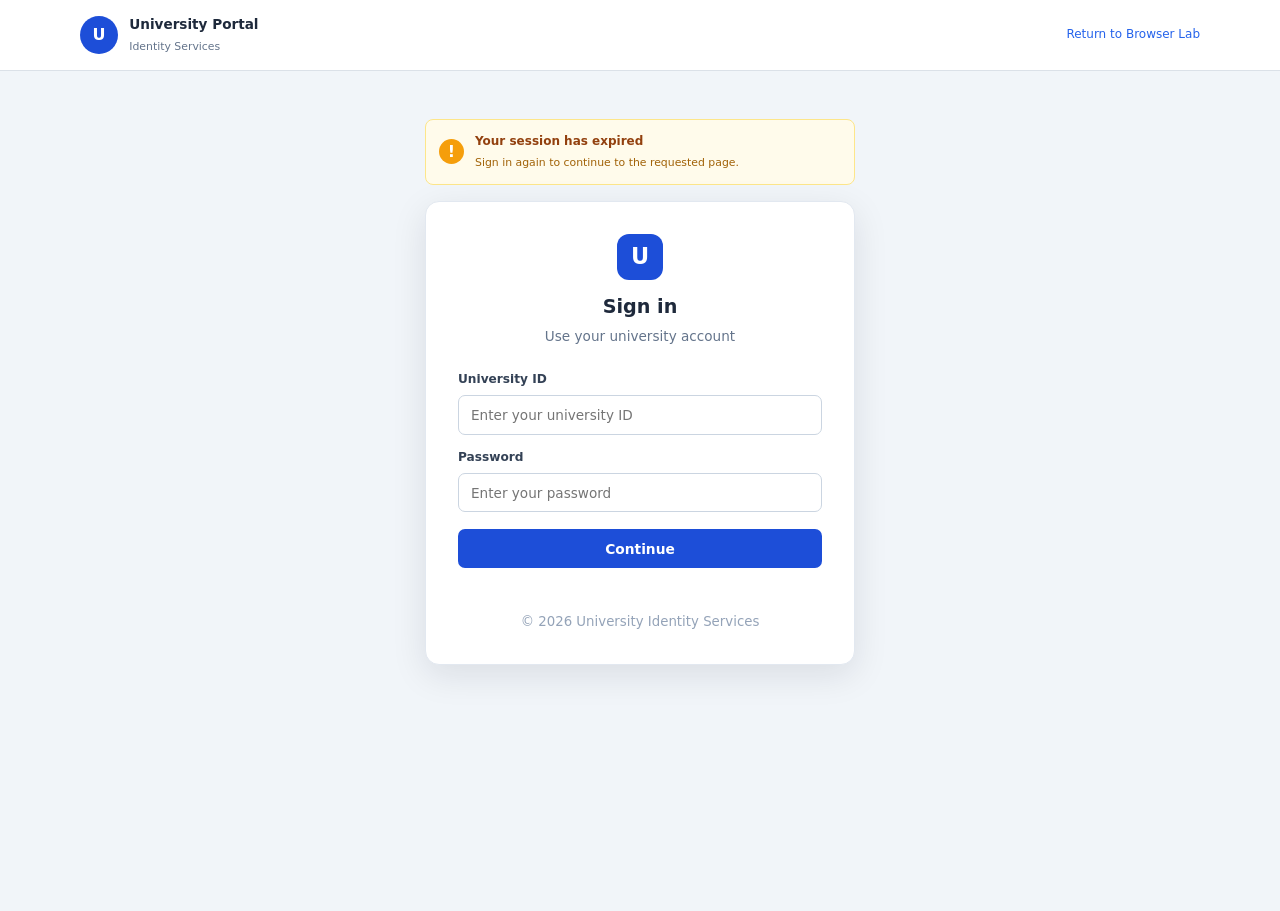
<file: templates/sim_login.html>
<!doctype html>
<html lang="en">
<head>
  <meta charset="UTF-8"/>
  <meta name="viewport" content="width=device-width, initial-scale=1.0"/>
  <title>University Account · Session expired</title>
  <link rel="stylesheet" href="/static/css/style.css"/>
</head>
<body class="login-redirect-body">
  <header class="login-redirect-header"><span>U</span><div><b>University Portal</b><small>Identity Services</small></div><a href="/lab/2">Return to Browser Lab</a></header>
  <main class="login-redirect-main">
    <div class="login-session-alert"><span>!</span><div><b>Your session has expired</b><small>Sign in again to continue to the requested page.</small></div></div>
    <section class="mock-login-card">
      <div class="mock-login-mark">U</div>
      <h2>Sign in</h2>
      <p>Use your university account</p>
      <form class="mock-login-form" onsubmit="finishLocalLogin(event)">
        <label>University ID<input name="demo-user" type="text" autocomplete="off" placeholder="Enter your university ID"/></label>
        <label>Password<input name="demo-password" type="password" autocomplete="new-password" placeholder="Enter your password"/></label>
        <button type="submit">Continue</button>
        <div class="mock-login-status" id="loginStatus" aria-live="polite"></div>
      </form>
      <small class="mock-login-footer">© 2026 University Identity Services</small>
    </section>
  </main>
  <script>
    function finishLocalLogin(event){
      event.preventDefault();
      event.currentTarget.reset();
      document.getElementById('loginStatus').textContent = 'Session could not be verified.';
    }
  </script>
</body>
</html>
</file>
<file: static/css/style.css>
/* ═══════════════════════════════════════════════════════════
   SE-Labs — Social Engineering Labs Stylesheet
   Matching MethodLab Dark Cyber Theme
   ═══════════════════════════════════════════════════════════ */

:root {
  --bg-base:       #0b0e17;
  --bg-surface:    #111827;
  --bg-card:       #1a2236;
  --bg-card-2:     #1e2a42;
  --bg-input:      #141c2e;
  --accent-cyan:   #00d4ff;
  --accent-purple: #a855f7;
  --accent-green:  #22c55e;
  --accent-red:    #ef4444;
  --accent-amber:  #f59e0b;
  --accent-blue:   #3b82f6;
  --text-primary:  #f1f5f9;
  --text-secondary:#94a3b8;
  --text-dim:      #64748b;
  --text-code:     #7dd3fc;
  --border:        rgba(255,255,255,0.08);
  --border-accent: rgba(0,212,255,0.25);
  --radius-sm: 6px;
  --radius:    12px;
  --radius-lg: 20px;
  --radius-xl: 28px;
  --shadow-card: 0 4px 24px rgba(0,0,0,0.45);
  --shadow-glow: 0 0 40px rgba(0,212,255,0.12);
  --font-body: 'Inter', system-ui, sans-serif;
  --font-mono: 'JetBrains Mono', 'Fira Code', monospace;
  --transition: 0.2s ease;
}

*, *::before, *::after { box-sizing: border-box; margin: 0; padding: 0; }
html { scroll-behavior: smooth; }
body {
  font-family: var(--font-body);
  background: var(--bg-base);
  color: var(--text-primary);
  min-height: 100vh;
  line-height: 1.6;
}
a { color: var(--accent-cyan); text-decoration: none; }
a:hover { text-decoration: underline; }
code, pre { font-family: var(--font-mono); font-size: 0.85em; }
::-webkit-scrollbar { width: 6px; height: 6px; }
::-webkit-scrollbar-track { background: var(--bg-surface); }
::-webkit-scrollbar-thumb { background: var(--bg-card-2); border-radius: 3px; }

/* ─── NAVBAR ─────────────────────────────────────────────── */
.navbar {
  position: sticky; top: 0; z-index: 100;
  display: flex; align-items: center; gap: 1.25rem;
  padding: 0.9rem 2rem;
  background: rgba(11,14,23,0.85);
  backdrop-filter: blur(16px);
  border-bottom: 1px solid var(--border);
}
.nav-brand { display: flex; align-items: center; gap: 0.5rem; flex-shrink: 0; }
.brand-icon { font-size: 1.3rem; }
.brand-name { font-size: 1.25rem; font-weight: 800; letter-spacing: -0.5px; }
.brand-accent { color: var(--accent-cyan); }
.nav-links { display: flex; align-items: center; gap: 0.15rem; flex: 1; flex-wrap: nowrap; min-width: 0; }
.nav-link {
  padding: 0.4rem 0.72rem; border-radius: var(--radius-sm);
  font-size: 0.84rem; font-weight: 500; color: var(--text-secondary); white-space: nowrap;
  transition: all var(--transition);
}
.nav-link:hover, .nav-link.active { color: var(--text-primary); background: rgba(255,255,255,0.07); text-decoration: none; }
.nav-link.active { color: var(--accent-cyan); }
.nav-toggle { display: none; width: 42px; height: 42px; flex: 0 0 auto; padding: 9px; border: 1px solid var(--border); border-radius: 10px; background: var(--bg-card); cursor: pointer; }
.nav-toggle span { display: block; width: 21px; height: 2px; margin: 4px auto; border-radius: 3px; background: var(--text-primary); transition: transform var(--transition), opacity var(--transition); }
.nav-toggle:focus-visible { outline: 2px solid var(--accent-cyan); outline-offset: 2px; }
.nav-open .nav-toggle span:first-child { transform: translateY(6px) rotate(45deg); }
.nav-open .nav-toggle span:nth-child(2) { opacity: 0; }
.nav-open .nav-toggle span:last-child { transform: translateY(-6px) rotate(-45deg); }
.badge {
  font-size: 0.68rem; font-weight: 700; padding: 2px 8px;
  border-radius: 100px; text-transform: uppercase; letter-spacing: 0.5px;
}
.badge-edu { background: rgba(0,212,255,0.15); color: var(--accent-cyan); border: 1px solid rgba(0,212,255,0.3); }

/* ─── BUTTONS ─────────────────────────────────────────────── */
.btn {
  display: inline-flex; align-items: center; gap: 0.5rem;
  padding: 0.55rem 1.2rem; border-radius: var(--radius);
  font-family: var(--font-body); font-size: 0.9rem; font-weight: 600;
  cursor: pointer; border: 1px solid transparent;
  transition: all var(--transition); text-decoration: none;
}
.btn:hover { transform: translateY(-1px); text-decoration: none; }
.btn:active { transform: translateY(0); }
.btn-primary {
  background: linear-gradient(135deg, var(--accent-cyan), var(--accent-purple));
  color: #fff; box-shadow: 0 4px 20px rgba(0,212,255,0.25);
}
.btn-primary:hover { box-shadow: 0 6px 28px rgba(0,212,255,0.4); }
.btn-secondary { background: var(--bg-card-2); color: var(--text-primary); border-color: var(--border); }
.btn-secondary:hover { border-color: var(--accent-cyan); }
.btn-ghost { background: transparent; color: var(--text-secondary); border-color: var(--border); }
.btn-ghost:hover { color: var(--text-primary); border-color: rgba(255,255,255,0.2); }
.btn-success { background: rgba(34,197,94,0.2); color: var(--accent-green); border: 1px solid rgba(34,197,94,0.3); }
.btn-danger { background: rgba(239,68,68,0.15); color: var(--accent-red); border: 1px solid rgba(239,68,68,0.3); }
.btn-warning { background: rgba(245,158,11,0.15); color: var(--accent-amber); border: 1px solid rgba(245,158,11,0.3); }
.btn-lg { padding: 0.75rem 1.6rem; font-size: 1rem; border-radius: var(--radius-lg); }
.btn-sm { padding: 0.35rem 0.75rem; font-size: 0.8rem; }
.btn-block { width: 100%; justify-content: center; }

/* ─── HERO ────────────────────────────────────────────────── */
main { max-width: 1280px; margin: 0 auto; padding: 0 2rem 4rem; }
.hero {
  display: grid; grid-template-columns: 1fr 1fr; gap: 4rem;
  align-items: center; padding: 5rem 0 4rem; position: relative;
}
.hero-glow {
  position: absolute; top: 50%; left: 30%;
  width: 600px; height: 600px; border-radius: 50%;
  background: radial-gradient(circle, rgba(0,212,255,0.07) 0%, transparent 70%);
  transform: translate(-50%,-50%); pointer-events: none;
}
.hero-badge {
  display: inline-flex; align-items: center; gap: 0.4rem;
  font-size: 0.8rem; font-weight: 600; color: var(--accent-amber);
  background: rgba(245,158,11,0.1); border: 1px solid rgba(245,158,11,0.25);
  padding: 4px 12px; border-radius: 100px; margin-bottom: 1.5rem;
}
.hero-title {
  font-size: clamp(2.2rem, 5vw, 3.2rem); font-weight: 800;
  line-height: 1.1; letter-spacing: -1.5px; margin-bottom: 1.25rem;
}
.gradient-text {
  background: linear-gradient(135deg, var(--accent-cyan), var(--accent-purple));
  -webkit-background-clip: text; -webkit-text-fill-color: transparent; background-clip: text;
}
.hero-subtitle { font-size: 1.05rem; color: var(--text-secondary); max-width: 480px; margin-bottom: 2rem; line-height: 1.7; }
.hero-actions { display: flex; gap: 1rem; flex-wrap: wrap; }
.home-mail-preview { overflow: hidden; border: 1px solid #dbe1e8; border-radius: 14px; background: #fff; color: #1e293b; box-shadow: var(--shadow-card),var(--shadow-glow); }
.home-mail-top { display: flex; justify-content: space-between; padding: 0.9rem 1rem; background: #f8fafc; border-bottom: 1px solid #e2e8f0; font-size: 0.82rem; font-weight: 700; }
.home-mail-top span { color: #334155; }
.home-mail-top small { color: #64748b; font-weight: 400; }
.home-mail-meta { display: flex; gap: 0.4rem; padding: 1.2rem 1.2rem 0.4rem; flex-wrap: wrap; font-size: 0.78rem; }
.home-mail-meta span { color: #64748b; }
.home-mail-preview h3 { padding: 0 1.2rem; color: #0f172a; font-size: 1.05rem; }
.home-mail-preview p { padding: 0.6rem 1.2rem 1rem; color: #475569; font-size: 0.84rem; line-height: 1.6; }
.home-mail-preview .btn { margin: 0 1.2rem 1.2rem; background: #2563eb; box-shadow: none; }

/* ─── LAB GRID ────────────────────────────────────────────── */
.section-header { text-align: center; margin-bottom: 3rem; }
.section-header h2 { font-size: 2rem; font-weight: 700; margin-bottom: 0.5rem; }
.section-header p { color: var(--text-secondary); font-size: 1.05rem; }

.labs-grid {
  display: grid;
  grid-template-columns: repeat(auto-fit, minmax(280px, 1fr));
  gap: 1.25rem;
}
.lab-card {
  background: var(--bg-card); border: 1px solid var(--border);
  border-radius: var(--radius-lg); padding: 1.75rem;
  transition: all 0.3s ease; cursor: pointer;
  text-decoration: none; color: inherit; display: flex; flex-direction: column;
}
.lab-card:hover {
  border-color: var(--border-accent); transform: translateY(-4px);
  box-shadow: var(--shadow-card), var(--shadow-glow); text-decoration: none;
}
.lab-card-header { display: flex; align-items: center; gap: 0.75rem; margin-bottom: 1rem; }
.lab-number {
  width: 40px; height: 40px; border-radius: 50%;
  background: linear-gradient(135deg, var(--accent-cyan), var(--accent-purple));
  display: flex; align-items: center; justify-content: center;
  font-weight: 800; font-size: 0.95rem; flex-shrink: 0;
}
.lab-card h3 { font-size: 1.05rem; font-weight: 700; line-height: 1.3; }
.lab-card p { color: var(--text-secondary); font-size: 0.88rem; line-height: 1.6; flex: 1; }
.lab-tags { display: flex; gap: 0.4rem; flex-wrap: wrap; margin-top: 1rem; }
.tag {
  font-family: var(--font-mono); font-size: 0.7rem; padding: 2px 8px;
  border-radius: 4px; font-weight: 600;
}
.tag-slide { background: rgba(168,85,247,0.15); color: #c084fc; }
.tag-web { background: rgba(0,212,255,0.15); color: var(--accent-cyan); }
.tag-quiz { background: rgba(245,158,11,0.15); color: var(--accent-amber); }
.tag-cli { background: rgba(34,197,94,0.15); color: #4ade80; }

/* ─── PAGE LAYOUT ─────────────────────────────────────────── */
.page-main { max-width: 1280px; margin: 0 auto; padding: 2rem 2rem 5rem; }
.page-header { margin-bottom: 2.5rem; }
.page-header h1 { font-size: 2rem; font-weight: 800; letter-spacing: -0.5px; margin-bottom: 0.5rem; }
.page-header p { color: var(--text-secondary); font-size: 1rem; }
.breadcrumb { font-size: 0.8rem; color: var(--text-dim); margin-bottom: 0.75rem; }
.breadcrumb a { color: var(--text-secondary); }

/* ─── SECTION CARDS ───────────────────────────────────────── */
.section-card {
  background: var(--bg-card); border: 1px solid var(--border);
  border-radius: var(--radius-lg); padding: 1.5rem; margin-bottom: 1.25rem;
}
.card-label {
  font-size: 0.72rem; font-weight: 700; text-transform: uppercase;
  letter-spacing: 1px; color: var(--accent-cyan); margin-bottom: 0.75rem;
}

/* ─── TWO COLUMN LAYOUT ──────────────────────────────────── */
.two-col { display: grid; grid-template-columns: 1fr 1fr; gap: 1.5rem; align-items: start; }

/* ─── EMAIL SELECTOR ──────────────────────────────────────── */
.email-selector {
  display: grid; grid-template-columns: 1fr auto; gap: 0.75rem;
  margin-bottom: 1.5rem;
}
.email-select {
  font-family: var(--font-body); font-size: 0.9rem; padding: 0.6rem 1rem;
  background: var(--bg-input); color: var(--text-primary);
  border: 1px solid var(--border); border-radius: var(--radius-sm);
  cursor: pointer;
}
.email-select:focus { outline: 2px solid var(--accent-cyan); }

/* ─── MOCK CAMPUS MAIL CLIENT ─────────────────────────────── */
.mail-client { overflow: hidden; margin-bottom: 1.5rem; border: 1px solid var(--border); border-radius: var(--radius-lg); background: #f8fafc; color: #202124; box-shadow: var(--shadow-card); }
.mail-app-bar { height: 58px; display: flex; align-items: center; gap: 1.25rem; padding: 0 1.25rem; background: #f8fafc; border-bottom: 1px solid #e5e7eb; }
.mail-brand { display: flex; align-items: center; gap: 0.6rem; min-width: 190px; font-size: 1.05rem; font-weight: 700; color: #334155; }
.mail-brand span { color: #ea4335; font-size: 1.35rem; }
.mail-search { max-width: 620px; flex: 1; padding: 0.65rem 1rem; border-radius: 9px; background: #edf2fa; color: #64748b; font-size: 0.88rem; }
.mail-avatar, .mail-sender-avatar { display: grid; place-items: center; border-radius: 50%; background: #2563eb; color: white; font-weight: 700; }
.mail-avatar { width: 34px; height: 34px; margin-left: auto; font-size: 0.75rem; }
.mail-layout { display: grid; grid-template-columns: 1fr; min-height: 400px; }
.mail-sidebar { padding: 1rem 0.75rem; background: #f8fafc; border-right: 1px solid #e5e7eb; }
.mail-compose { width: 100%; padding: 0.7rem 0.9rem; margin-bottom: 1rem; border: 0; border-radius: 14px; background: #dbeafe; color: #1e3a8a; text-align: left; font: 600 0.85rem var(--font-body); }
.mail-folder { padding: 0.55rem 0.7rem; border-radius: 0 20px 20px 0; color: #475569; font-size: 0.82rem; }
.mail-folder.active { color: #1d4ed8; background: #dbeafe; font-weight: 700; }
.mail-folder b { float: right; }
.mail-workspace { min-width: 0; padding: 0 1.25rem 1rem; }
.mail-toolbar { height: 52px; display: flex; justify-content: space-between; align-items: center; color: #475569; font-size: 0.9rem; border-bottom: 1px solid #edf0f4; }
.mail-toolbar small { color: #94a3b8; font-weight: 400; }
.mail-workspace .email-selector { display: grid; grid-template-columns: minmax(0,1fr); gap: 0.65rem; margin: 0.8rem 0; }
.mail-workspace .email-select { min-width: 0; color: #334155; background: white; border-color: #dbe1e8; }
.mail-workspace .btn-primary { background: #2563eb; box-shadow: none; }
.mail-message-preview { min-height: 285px; padding: 1rem 1.2rem; border: 1px solid #e7eaf0; border-radius: 8px; background: white; }
.mail-empty { display: grid; min-height: 250px; place-items: center; color: #94a3b8; font-size: 0.9rem; }
.sms-device { width: min(100%, 390px); min-height: 350px; margin: 0.5rem auto; padding: 0.6rem; border: 1px solid #cbd5e1; border-radius: 24px; background: #f1f5f9; color: #1e293b; box-shadow: 0 8px 24px rgba(15,23,42,0.12); }
.sms-device-status { padding: 0.25rem 0.45rem 0.6rem; font-size: 0.65rem; }
.sms-device-header { display: flex; align-items: center; gap: 0.65rem; padding: 0.65rem 0.4rem; border-bottom: 1px solid #dbe2ea; }
.sms-device-header > span { color: #2563eb; font-size: 1.1rem; }
.sms-device-header div { display: grid; min-width: 0; }
.sms-device-header b { overflow: hidden; font-size: 0.8rem; text-overflow: ellipsis; white-space: nowrap; }
.sms-device-header small, .sms-thread-date { color: #64748b; font-size: 0.63rem; }
.sms-thread-date { margin: 0.8rem 0; text-align: center; }
.sms-bubble { width: fit-content; max-width: 90%; padding: 0.75rem; border-radius: 14px 14px 14px 4px; background: white; color: #334155; font-size: 0.78rem; line-height: 1.5; box-shadow: 0 1px 2px rgba(15,23,42,0.08); }
.sms-link { display: block; max-width: 90%; margin: 0.5rem 0; padding: 0; border: 0; background: transparent; color: #2563eb; font-size: 0.72rem; text-align: left; overflow-wrap: anywhere; }
.sms-device .mail-actions { display: flex; gap: 0.5rem; flex-wrap: wrap; margin-top: 1rem; }
.mail-subject-row { display: flex; justify-content: space-between; align-items: start; gap: 1rem; }
.mail-subject-row h2 { color: #202124; font-size: 1.25rem; font-weight: 500; line-height: 1.4; }
.mail-icon-btn { border: 0; background: transparent; color: #64748b; font-size: 1.4rem; }
.mail-sender-row { display: flex; align-items: center; gap: 0.7rem; margin: 1rem 0; color: #334155; }
.mail-sender-avatar { width: 38px; height: 38px; flex: 0 0 auto; font-size: 0.9rem; }
.mail-sender-info { display: grid; gap: 0.15rem; min-width: 0; font-size: 0.8rem; }
.mail-sender-info strong { overflow: hidden; text-overflow: ellipsis; white-space: nowrap; }
.mail-sender-info small, .mail-sender-row time { color: #64748b; font-size: 0.73rem; }
.mail-sender-row time { margin-left: auto; white-space: nowrap; }
.mail-body { color: #334155; font-size: 0.9rem; line-height: 1.75; white-space: normal; overflow-wrap: anywhere; }
.mail-link-preview { display: flex; align-items: center; gap: 0.7rem; max-width: 560px; margin-top: 1rem; padding: 0.7rem; border: 1px solid #e2e8f0; border-radius: 8px; color: #2563eb; }
.mail-link-preview div { display: grid; gap: 0.15rem; min-width: 0; }
.mail-link-preview small { color: #64748b; font-size: 0.62rem; letter-spacing: 0.06em; }
.mail-link-preview strong { overflow-wrap: anywhere; color: #1d4ed8; font: 500 0.76rem var(--font-mono); }
.mail-link-lock { margin-left: auto; }
.mail-actions { display: flex; gap: 0.5rem; align-items: center; margin-top: 1.2rem; flex-wrap: wrap; }
.mail-actions .btn-secondary { color: #475569; background: white; border-color: #dbe1e8; }
.mail-report { padding: 0.5rem 0.8rem; border: 0; border-radius: 7px; color: #b91c1c; background: #fee2e2; font: 600 0.78rem var(--font-body); cursor: pointer; }
.mail-toast { margin-top: 0.5rem; color: #15803d; font-size: 0.78rem; }
.forensic-summary { padding: 1rem 1.2rem; }
.forensic-summary .verdict-box { display: flex; justify-content: space-between; align-items: center; margin: 0 0 0.8rem; text-align: left; }
.forensic-summary .verdict-box span { font-size: 0.72rem; font-weight: 500; }
.forensic-checks { display: grid; grid-template-columns: repeat(2,minmax(0,1fr)); gap: 0.7rem; }
.forensic-checks > div { display: grid; gap: 0.3rem; min-width: 0; padding: 0.65rem; border: 1px solid var(--border); border-radius: 7px; background: var(--bg-input); }
.forensic-checks small { color: var(--text-dim); font-size: 0.6rem; letter-spacing: 0.07em; }
.forensic-checks b, .forensic-checks code { color: var(--text-secondary); font-size: 0.75rem; overflow-wrap: anywhere; }
.forensic-auth { display: flex; flex-wrap: wrap; gap: 0.25rem; }
.forensic-auth .auth-badge { margin: 0; padding: 0.2rem 0.4rem; font-size: 0.62rem; }

/* ─── BROWSER / WEB APP MOCKUPS ───────────────────────────── */
.mock-browser { overflow: hidden; border: 1px solid #cbd5e1; border-radius: 12px; background: #fff; color: #1e293b; box-shadow: 0 12px 34px rgba(0,0,0,0.25); }
.browser-titlebar { display: flex; align-items: center; gap: 0.75rem; min-height: 38px; padding: 0 0.75rem; background: #e8ebf0; border-bottom: 1px solid #d4d8df; }
.browser-dots { display: flex; gap: 5px; }
.browser-dots i { width: 9px; height: 9px; border-radius: 50%; background: #f87171; }
.browser-dots i:nth-child(2) { background: #fbbf24; }
.browser-dots i:nth-child(3) { background: #4ade80; }
.browser-tab { padding: 0.35rem 0.65rem; border-radius: 6px 6px 0 0; color: #64748b; font-size: 0.68rem; }
.browser-tab-active { align-self: end; color: #334155; background: white; }
.browser-window-controls { margin-left: auto; color: #64748b; font-size: 0.75rem; }
.browser-toolbar { display: flex; align-items: center; gap: 0.75rem; padding: 0.55rem 0.8rem; background: #fff; border-bottom: 1px solid #e2e8f0; }
.browser-nav-icons, .browser-menu { color: #64748b; white-space: nowrap; }
.browser-address { display: flex; align-items: center; gap: 0.5rem; min-width: 0; flex: 1; padding: 0.48rem 0.7rem; border-radius: 8px; background: #f1f5f9; color: #475569; font: 0.76rem var(--font-mono); overflow-wrap: anywhere; }
.browser-site-icon { color: #f59e0b; }
.browser-page { min-height: 350px; background: #f8fafc; color: #1e293b; }
.browser-simulation { margin-top: 1rem; }
.mock-page-brand { display: flex; align-items: center; gap: 0.65rem; padding: 1rem 1.25rem; color: #0f172a; background: white; border-bottom: 1px solid #e2e8f0; }
.mock-page-brand > span { display: grid; place-items: center; width: 36px; height: 36px; border-radius: 9px; background: #1d4ed8; color: white; font-weight: 800; }
.mock-page-brand div { display: grid; gap: 0.15rem; }
.mock-page-brand small { color: #64748b; font-size: 0.72rem; }
.redirect-hop { display: flex; align-items: center; justify-content: center; gap: 1rem; padding: 0.65rem; background: #fff7ed; color: #9a3412; font: 0.72rem var(--font-mono); overflow-wrap: anywhere; }
.redirect-hop b { color: #dc2626; font-size: 1.2rem; }
.sim-control-row { display: flex; align-items: center; gap: 0.65rem; margin-top: 1.1rem; flex-wrap: wrap; }
.sim-control-row > div { display: grid; gap: 0.2rem; margin-right: auto; color: #475569; font-size: 0.75rem; }
.sim-control-row code { color: #1d4ed8; font-size: 0.8rem; }
.actual-hosts-row { display: flex; align-items: center; gap: 0.6rem; margin: 0.75rem 0; padding: 0.65rem; border: 1px solid var(--border); border-radius: 7px; background: var(--bg-input); flex-wrap: wrap; }
.actual-hosts-row code { color: var(--text-code); font-size: 0.76rem; overflow-wrap: anywhere; margin-right: auto; }
.actual-hosts-row span { color: var(--accent-green); font-size: 0.72rem; }
.dns-trace { margin-top: 0.8rem; padding: 1rem; border: 1px solid var(--border); border-radius: var(--radius); background: var(--bg-input); }
.dns-trace-title { margin-bottom: 0.55rem; color: var(--accent-cyan); font-size: 0.78rem; font-weight: 700; text-transform: uppercase; }
.dns-trace > div:not(.dns-trace-title):not(.dns-trace-result) { display: flex; justify-content: space-between; gap: 1rem; padding: 0.35rem 0; border-top: 1px solid var(--border); color: var(--text-secondary); font-size: 0.78rem; }
.dns-trace code { color: var(--text-primary); }
.danger-text { color: #f87171 !important; }
.muted-text { color: var(--text-dim) !important; }
.safe-text { color: #4ade80 !important; }
.dns-trace-result { margin-top: 0.65rem; padding: 0.55rem; border-radius: 6px; background: rgba(239,68,68,0.1); color: #fca5a5; font-size: 0.78rem; }
.dns-block-page { max-width: 520px; margin: 1rem auto; padding: 1.5rem; border: 1px solid #86efac; border-radius: 10px; background: #f0fdf4; color: #166534; }
.dns-block-page p { margin: 0.5rem 0 0; color: #334155; }
.awareness-panel { margin-top: 1.5rem; }
.awareness-caption, .awareness-status { color: var(--text-secondary); font-size: 0.78rem; }
.awareness-metrics { display: grid; grid-template-columns: repeat(2,minmax(0,1fr)); gap: 0.8rem; margin: 1rem 0; }
.awareness-metrics > div { display: grid; gap: 0.35rem; padding: 0.8rem; border: 1px solid var(--border); border-radius: 8px; background: var(--bg-input); }
.awareness-metrics span { color: var(--text-secondary); font-size: 0.75rem; }
.awareness-metrics strong { color: var(--text-primary); font-size: 1rem; }
.awareness-metrics i { display: block; height: 6px; overflow: hidden; border-radius: 99px; background: var(--bg-card); }
.awareness-metrics i b { display: block; height: 100%; border-radius: inherit; background: var(--accent-cyan); transition: width 250ms ease; }
.awareness-status { display: inline-block; margin-left: 0.65rem; }
.bait-offer-card { max-width: 520px; margin: 1rem auto; padding: 1.2rem; border: 1px solid #f59e0b; border-radius: 10px; background: linear-gradient(140deg,#451a03,#7c2d12); color: #fff7ed; box-shadow: 0 8px 24px rgba(124,45,18,0.22); }
.bait-offer-card small { color: #fde68a; font-size: 0.65rem; font-weight: 700; letter-spacing: 0.08em; }
.bait-offer-card h2 { margin: 0.55rem 0; color: white; font-size: 1.35rem; }
.bait-offer-card p { margin-bottom: 0.85rem; color: #ffedd5; font-size: 0.82rem; }
.bait-offer-card button + button { margin-left: 0.4rem; }
.endpoint-log { overflow: hidden; border: 1px solid var(--border); border-radius: 8px; background: var(--bg-input); }
.endpoint-log > div:not(.endpoint-alert) { display: grid; grid-template-columns: 70px minmax(90px,0.8fr) minmax(0,1.6fr); gap: 0.5rem; padding: 0.65rem 0.75rem; border-bottom: 1px solid var(--border); align-items: center; }
.endpoint-log time { color: var(--text-dim); font: 0.66rem var(--font-mono); }
.endpoint-log span, .endpoint-log b { color: var(--text-secondary); font-size: 0.72rem; }
.endpoint-log b.danger-text { color: #f87171; }
.endpoint-log code { color: var(--text-code); font-size: 0.67rem; overflow-wrap: anywhere; }
.endpoint-alert { padding: 0.65rem 0.75rem; background: rgba(239,68,68,0.08); color: #fca5a5; font-size: 0.7rem; }
.browser-policy-bar { display: flex; align-items: center; gap: 0.8rem; margin-top: 1rem; padding: 0.8rem 1rem; border: 1px solid var(--border); border-radius: 8px; background: var(--bg-input); color: var(--text-secondary); font-size: 0.74rem; flex-wrap: wrap; }
.browser-policy-bar span { color: var(--accent-cyan); }
.browser-policy-bar b { color: var(--text-primary); }
.browser-policy-bar strong { padding: 0.25rem 0.45rem; border-radius: 4px; background: rgba(34,197,94,0.13); color: #4ade80; font: 0.62rem var(--font-mono); }
.browser-policy-bar small { margin-left: auto; color: var(--text-dim); }
.redirect-example { display: flex; align-items: center; justify-content: space-between; gap: 0.75rem; padding: 0.8rem; border: 1px solid var(--border); border-radius: 8px; background: var(--bg-input); flex-wrap: wrap; }
.redirect-example code { color: var(--text-code); overflow-wrap: anywhere; }
.fake-email-artifact, .fake-social-artifact, .fake-chat-artifact { overflow: hidden; border: 1px solid #dbe1e8; border-radius: 10px; background: white; color: #334155; }
.fake-app-title, .fake-chat-top, .fake-social-top { padding: 0.8rem 1rem; background: #f8fafc; border-bottom: 1px solid #e2e8f0; color: #334155; font-weight: 700; }
.fake-app-title span, .fake-chat-top span { margin-left: 0.75rem; color: #94a3b8; font-size: 0.72rem; font-weight: 400; }
.fake-email-subject { padding: 1rem 1rem 0.45rem; color: #0f172a; font-size: 1.05rem; font-weight: 600; }
.fake-email-meta { display: grid; gap: 0.2rem; padding: 0 1rem 0.7rem; border-bottom: 1px solid #eef2f7; font-size: 0.78rem; }
.fake-email-meta small { color: #64748b; }
.fake-email-body, .fake-social-body { padding: 1rem; color: #475569; font-size: 0.88rem; line-height: 1.7; white-space: pre-line; }
.fake-os-artifact { width: min(100%,540px); margin: 1rem auto; padding: 1rem; border: 1px solid #cbd5e1; border-radius: 10px; background: #fff; color: #334155; box-shadow: 0 10px 28px rgba(15,23,42,0.12); }
.fake-os-title { display: flex; align-items: center; gap: 0.55rem; color: #0f172a; font-weight: 700; }
.fake-os-title span { color: #2563eb; }
.fake-os-title small { margin-left: auto; color: #94a3b8; font-size: 0.68rem; font-weight: 400; }
.fake-os-body { padding: 1rem 0; color: #475569; font-size: 0.84rem; line-height: 1.6; white-space: pre-line; }
.fake-os-actions { display: flex; justify-content: flex-end; gap: 0.5rem; }
.fake-os-actions button { padding: 0.4rem 0.7rem; border: 1px solid #cbd5e1; border-radius: 5px; background: white; color: #334155; }
.fake-os-actions button:first-child { border-color: #2563eb; background: #2563eb; color: white; }
.fake-phone-artifact { width: min(100%,340px); margin: 1rem auto; padding: 0.6rem; border: 5px solid #1e293b; border-radius: 28px; background: #0f172a; }
.fake-phone-notch { width: 90px; height: 12px; margin: -1px auto 0.6rem; border-radius: 0 0 10px 10px; background: #1e293b; }
.fake-phone-call { display: grid; justify-items: center; gap: 0.7rem; padding: 1rem; border-radius: 20px; background: linear-gradient(#334155,#0f172a); color: white; text-align: center; }
.fake-phone-call small { color: #cbd5e1; font-size: 0.62rem; letter-spacing: 0.12em; }
.fake-phone-call > span { display: grid; place-items: center; width: 48px; height: 48px; border-radius: 50%; background: #ef4444; }
.fake-phone-call > div { color: #e2e8f0; font-size: 0.77rem; line-height: 1.5; }
.fake-phone-call button { padding: 0.45rem 0.8rem; border: 0; border-radius: 18px; background: #ef4444; color: white; }
.fake-chat-wall { min-height: 150px; padding: 1rem; background: #efeae2; }
.fake-chat-bubble { max-width: 92%; padding: 0.75rem; border-radius: 10px; background: white; color: #334155; font-size: 0.84rem; line-height: 1.6; white-space: pre-line; }
.fake-chat-bubble small { display: block; margin-top: 0.4rem; color: #94a3b8; text-align: right; }
.fake-chat-compose { margin: 0.7rem; padding: 0.55rem 0.75rem; border: 1px solid #e2e8f0; border-radius: 20px; color: #94a3b8; font-size: 0.76rem; }
.fake-social-top { display: flex; justify-content: space-between; }
.fake-social-author { display: flex; align-items: center; gap: 0.4rem; padding: 0.8rem 1rem 0; font-size: 0.78rem; }
.fake-social-author > span { display: grid; place-items: center; width: 32px; height: 32px; border-radius: 50%; background: #7c3aed; color: white; font-weight: 700; }
.fake-social-author small { color: #94a3b8; }
.fake-social-actions { padding: 0.7rem 1rem; border-top: 1px solid #e2e8f0; color: #64748b; font-size: 0.76rem; }
.desktop-simulation { overflow: hidden; border: 1px solid #cbd5e1; border-radius: 10px; background: #f8fafc; color: #334155; }
.desktop-topbar { display: flex; justify-content: space-between; padding: 0.8rem 1rem; border-bottom: 1px solid #e2e8f0; background: white; color: #475569; font-size: 0.8rem; }
.desktop-file-grid { display: flex; gap: 1rem; min-height: 180px; padding: 1.25rem; }
.desktop-usb-icon, .desktop-file { display: grid; justify-items: center; align-content: start; gap: 0.45rem; width: 130px; padding: 0.8rem 0.45rem; border: 1px solid transparent; border-radius: 8px; background: transparent; color: #334155; text-align: center; }
.desktop-usb-icon { color: #64748b; font-size: 2rem; }
.desktop-usb-icon small, .desktop-file small { color: #64748b; font-size: 0.64rem; }
.desktop-file { cursor: pointer; }
.desktop-file:hover { border-color: #93c5fd; background: #eff6ff; }
.desktop-file span { font-size: 2rem; }
.desktop-file b { font-size: 0.7rem; overflow-wrap: anywhere; }
.desktop-actions { display: flex; gap: 0.5rem; padding: 0.75rem 1rem; border-top: 1px solid #e2e8f0; background: white; }
.desktop-actions .btn-secondary { color: #334155; background: #fff; border-color: #cbd5e1; }
.desktop-status { min-height: 1.4rem; padding: 0.6rem 1rem; font-size: 0.75rem; }
.mock-login-page { display: grid; min-height: 350px; place-items: center; padding: 1.5rem; background: linear-gradient(140deg,#eff6ff,#f8fafc 60%,#e0e7ff); color: #1e293b; }
.mock-login-card { width: min(100%, 390px); padding: 2rem; border: 1px solid #e2e8f0; border-radius: 14px; background: white; box-shadow: 0 10px 35px rgba(15,23,42,0.1); }
.mock-login-mark { display: grid; place-items: center; width: 46px; height: 46px; margin: 0 auto 0.75rem; border-radius: 12px; background: #1d4ed8; color: white; font-size: 1.4rem; font-weight: 800; }
.mock-login-card h2, .mock-login-card > p { text-align: center; }
.mock-login-card h2 { font-size: 1.2rem; }
.mock-login-card > p { margin: 0.2rem 0 1.4rem; color: #64748b; font-size: 0.85rem; }
.mock-login-form label { display: grid; gap: 0.35rem; margin-bottom: 0.8rem; color: #334155; font-size: 0.76rem; font-weight: 600; }
.mock-login-form input { width: 100%; padding: 0.68rem 0.75rem; border: 1px solid #cbd5e1; border-radius: 7px; background: #fff; color: #1e293b; font: 0.85rem var(--font-body); }
.mock-login-form button { width: 100%; margin-top: 0.25rem; padding: 0.72rem; border: 0; border-radius: 7px; background: #1d4ed8; color: white; font: 700 0.86rem var(--font-body); cursor: pointer; }
.mock-login-status { min-height: 1.1rem; margin-top: 0.55rem; color: #15803d; font-size: 0.72rem; }
.mock-login-footer { display: block; margin-top: 1rem; color: #94a3b8; text-align: center; }
.login-redirect-body { min-height: 100vh; background: #f1f5f9; color: #1e293b; }
.login-redirect-header { display: flex; align-items: center; gap: 0.7rem; padding: 0.9rem max(1.25rem, calc((100vw - 1120px) / 2)); border-bottom: 1px solid #dbe1e8; background: white; }
.login-redirect-header > span { display: grid; place-items: center; width: 38px; height: 38px; border-radius: 50%; background: #1d4ed8; color: white; font-weight: 800; }
.login-redirect-header div { display: grid; gap: 0.1rem; }
.login-redirect-header b { color: #1e293b; font-size: 0.85rem; }
.login-redirect-header small { color: #64748b; font-size: 0.68rem; }
.login-redirect-header a { margin-left: auto; color: #2563eb; font-size: 0.75rem; }
.login-redirect-main { display: grid; justify-items: center; align-content: start; gap: 1rem; min-height: calc(100vh - 60px); padding: 3rem 1rem; }
.login-session-alert { display: flex; align-items: center; gap: 0.7rem; width: min(100%,430px); padding: 0.8rem; border: 1px solid #fde68a; border-radius: 8px; background: #fffbeb; color: #92400e; }
.login-session-alert > span { display: grid; place-items: center; width: 25px; height: 25px; border-radius: 50%; background: #f59e0b; color: white; font-weight: 800; }
.login-session-alert div { display: grid; gap: 0.15rem; }
.login-session-alert b { font-size: 0.75rem; }
.login-session-alert small { color: #a16207; font-size: 0.68rem; }
.login-redirect-main .mock-login-card { width: min(100%,430px); }

/* ─── ANALYSIS PANEL ──────────────────────────────────────── */
.analysis-section { margin-bottom: 1.5rem; }
.analysis-title {
  display: flex; align-items: center; gap: 0.5rem;
  font-size: 0.82rem; font-weight: 700; text-transform: uppercase;
  letter-spacing: 0.5px; color: var(--accent-cyan); margin-bottom: 0.75rem;
  padding-bottom: 0.5rem; border-bottom: 1px solid var(--border);
}
.header-row {
  display: flex; gap: 0.5rem; padding: 0.35rem 0;
  font-size: 0.85rem; font-family: var(--font-mono);
  border-bottom: 1px solid rgba(255,255,255,0.03);
}
.header-key { color: var(--text-dim); min-width: 140px; flex-shrink: 0; }
.header-val { color: var(--text-primary); word-break: break-all; }

.auth-badge {
  display: inline-flex; align-items: center; gap: 0.4rem;
  padding: 0.35rem 0.75rem; border-radius: var(--radius-sm);
  font-family: var(--font-mono); font-size: 0.82rem; font-weight: 600;
  margin: 0.25rem;
}
.auth-pass { background: rgba(34,197,94,0.15); color: #4ade80; border: 1px solid rgba(34,197,94,0.2); }
.auth-fail { background: rgba(239,68,68,0.15); color: #f87171; border: 1px solid rgba(239,68,68,0.2); }

.trigger-badge {
  display: inline-flex; align-items: center; gap: 0.3rem;
  padding: 0.3rem 0.7rem; border-radius: var(--radius-sm);
  font-size: 0.8rem; font-weight: 600; margin: 0.2rem;
  background: rgba(168,85,247,0.12); color: #c084fc; border: 1px solid rgba(168,85,247,0.2);
}
.trigger-keywords { font-size: 0.75rem; color: var(--text-dim); margin-left: 0.25rem; }

.flag-item {
  display: flex; align-items: flex-start; gap: 0.5rem;
  padding: 0.5rem 0.75rem; margin: 0.3rem 0;
  background: rgba(239,68,68,0.06); border-radius: var(--radius-sm);
  font-size: 0.85rem; color: #fca5a5; border-left: 3px solid var(--accent-red);
}

.url-item {
  font-family: var(--font-mono); font-size: 0.82rem;
  padding: 0.4rem 0.75rem; margin: 0.25rem 0;
  background: var(--bg-input); border-radius: var(--radius-sm);
  color: var(--text-code); word-break: break-all;
  border-left: 3px solid var(--accent-amber);
}

.verdict-box {
  padding: 1rem 1.25rem; border-radius: var(--radius);
  font-size: 1rem; font-weight: 700; text-align: center; margin-top: 1rem;
}
.verdict-high { background: rgba(239,68,68,0.12); color: #f87171; border: 1px solid rgba(239,68,68,0.3); }
.verdict-med { background: rgba(245,158,11,0.12); color: var(--accent-amber); border: 1px solid rgba(245,158,11,0.3); }
.verdict-low { background: rgba(34,197,94,0.12); color: #4ade80; border: 1px solid rgba(34,197,94,0.3); }

/* ─── TYPOSQUATTING TABLE ─────────────────────────────────── */
.domain-input-row { display: flex; gap: 0.75rem; margin-bottom: 1.5rem; }
.domain-input {
  flex: 1; font-family: var(--font-mono); font-size: 0.95rem;
  padding: 0.6rem 1rem; background: var(--bg-input);
  color: var(--accent-cyan); border: 1px solid var(--border);
  border-radius: var(--radius-sm);
}
.domain-input:focus { outline: 2px solid var(--accent-cyan); }

.typo-table { width: 100%; border-collapse: collapse; }
.typo-table th {
  text-align: left; font-size: 0.72rem; font-weight: 700;
  text-transform: uppercase; letter-spacing: 0.5px;
  color: var(--text-dim); padding: 0.6rem 0.75rem;
  border-bottom: 1px solid var(--border);
}
.typo-table td {
  padding: 0.5rem 0.75rem; font-size: 0.85rem;
  border-bottom: 1px solid rgba(255,255,255,0.03);
  font-family: var(--font-mono);
}
.typo-table td:first-child { color: var(--accent-red); font-weight: 600; }
.typo-table td:nth-child(2) { color: var(--text-secondary); font-family: var(--font-body); }
.typo-table td:nth-child(3) { color: var(--text-dim); font-size: 0.8rem; }

.type-badge {
  font-size: 0.68rem; padding: 2px 6px; border-radius: 3px;
  font-weight: 600; font-family: var(--font-body);
}
.type-omission  { background: rgba(239,68,68,0.15); color: #f87171; }
.type-adjacent  { background: rgba(245,158,11,0.15); color: #fbbf24; }
.type-duplicate { background: rgba(168,85,247,0.15); color: #c084fc; }
.type-swap      { background: rgba(59,130,246,0.15); color: #60a5fa; }
.type-homoglyph { background: rgba(0,212,255,0.15); color: var(--accent-cyan); }
.type-tld       { background: rgba(34,197,94,0.15); color: #4ade80; }

/* ─── QUIZ / SCENARIO CARDS ───────────────────────────────── */
.scenario-card {
  background: var(--bg-card); border: 1px solid var(--border);
  border-radius: var(--radius-lg); padding: 1.5rem;
  margin-bottom: 1.25rem; transition: all 0.3s ease;
}
.scenario-header {
  display: flex; justify-content: space-between; align-items: center;
  margin-bottom: 1rem;
}
.scenario-badge {
  font-size: 0.72rem; font-weight: 700; padding: 3px 10px;
  border-radius: 100px; text-transform: uppercase;
}
.scenario-message {
  background: var(--bg-input); border: 1px solid var(--border);
  border-radius: var(--radius); padding: 1.25rem;
  font-size: 0.9rem; line-height: 1.7; white-space: pre-line;
  margin-bottom: 1rem; border-left: 3px solid var(--accent-amber);
}
.option-btn {
  display: block; width: 100%; text-align: left;
  padding: 0.75rem 1rem; margin: 0.4rem 0;
  background: var(--bg-card-2); border: 1px solid var(--border);
  border-radius: var(--radius); color: var(--text-secondary);
  font-size: 0.88rem; cursor: pointer;
  transition: all var(--transition); font-family: var(--font-body);
}
.option-btn:hover { border-color: var(--accent-cyan); color: var(--text-primary); }
.option-btn.correct { border-color: var(--accent-green); background: rgba(34,197,94,0.1); color: #4ade80; }
.option-btn.wrong { border-color: var(--accent-red); background: rgba(239,68,68,0.08); color: #fca5a5; }
.option-btn.disabled { pointer-events: none; opacity: 0.7; }

.feedback-box {
  padding: 1rem; border-radius: var(--radius);
  margin-top: 1rem; animation: slideIn 0.3s ease;
}
.feedback-correct { background: rgba(34,197,94,0.08); border: 1px solid rgba(34,197,94,0.2); }
.feedback-wrong { background: rgba(239,68,68,0.08); border: 1px solid rgba(239,68,68,0.2); }

@keyframes slideIn {
  from { opacity: 0; transform: translateY(-8px); }
  to { opacity: 1; transform: translateY(0); }
}

.trigger-list { display: flex; flex-wrap: wrap; gap: 0.3rem; margin: 0.5rem 0; }
.defense-list { list-style: none; padding: 0; margin: 0.5rem 0; }
.defense-list li {
  padding: 0.3rem 0; padding-left: 1.5rem; position: relative;
  font-size: 0.88rem; color: var(--text-secondary);
}
.defense-list li::before { content: "✓"; position: absolute; left: 0; color: var(--accent-green); font-weight: 700; }

/* ─── SOC ALERT CARDS ─────────────────────────────────────── */
.alert-card {
  background: var(--bg-card); border: 1px solid var(--border);
  border-radius: var(--radius-lg); padding: 1.5rem; margin-bottom: 1rem;
}
.alert-header {
  display: flex; align-items: center; gap: 0.75rem;
  margin-bottom: 1rem; flex-wrap: wrap;
}
.severity-badge { font-size: 0.7rem; font-weight: 700; padding: 3px 10px; border-radius: 100px; text-transform: uppercase; }
.sev-critical { background: rgba(239,68,68,0.2); color: #f87171; border: 1px solid rgba(239,68,68,0.3); }
.sev-high { background: rgba(245,158,11,0.2); color: #fbbf24; border: 1px solid rgba(245,158,11,0.3); }
.sev-medium { background: rgba(59,130,246,0.2); color: #60a5fa; border: 1px solid rgba(59,130,246,0.3); }

.alert-details {
  background: var(--bg-input); border-radius: var(--radius);
  padding: 1rem; margin: 0.75rem 0; font-size: 0.85rem;
}
.alert-details dt { color: var(--text-dim); font-size: 0.78rem; text-transform: uppercase; margin-top: 0.5rem; }
.alert-details dd { color: var(--text-primary); font-family: var(--font-mono); font-size: 0.85rem; margin: 0; }

.actions-list { list-style: none; padding: 0; }
.actions-list li {
  display: flex; align-items: flex-start; gap: 0.5rem;
  padding: 0.4rem 0; font-size: 0.88rem; color: var(--text-secondary);
}
.actions-list li::before { content: "▸"; color: var(--accent-cyan); font-weight: 700; }

/* ─── METADATA TABLE ──────────────────────────────────────── */
.meta-table { width: 100%; border-collapse: collapse; margin: 0.5rem 0; }
.meta-table td {
  padding: 0.4rem 0.6rem; font-size: 0.82rem;
  border-bottom: 1px solid rgba(255,255,255,0.04);
}
.meta-table td:first-child {
  color: var(--text-dim); width: 40%; font-family: var(--font-mono); font-size: 0.78rem;
}
.meta-table td:last-child { color: var(--text-primary); }

.intel-item {
  display: flex; align-items: flex-start; gap: 0.4rem;
  padding: 0.3rem 0; font-size: 0.85rem; color: var(--accent-amber);
}

/* ─── SCORE BAR ───────────────────────────────────────────── */
.score-bar {
  position: sticky; top: 60px; z-index: 50;
  background: var(--bg-card); border: 1px solid var(--border);
  border-radius: var(--radius-lg); padding: 1rem 1.5rem;
  margin-bottom: 1.5rem; display: flex; align-items: center;
  justify-content: space-between; gap: 1rem;
}
.score-display { font-size: 1.5rem; font-weight: 800; }
.score-label { font-size: 0.82rem; color: var(--text-secondary); }
.progress-track {
  flex: 1; height: 8px; background: var(--bg-input);
  border-radius: 4px; overflow: hidden; max-width: 300px;
}
.progress-fill {
  height: 100%; border-radius: 4px;
  background: linear-gradient(90deg, var(--accent-cyan), var(--accent-purple));
  transition: width 0.5s ease;
}

/* ─── PHARMING SPLIT VIEW ─────────────────────────────────── */
.split-compare { display: grid; grid-template-columns: 1fr 1fr; gap: 1rem; }
.compare-panel {
  background: var(--bg-input); border: 1px solid var(--border);
  border-radius: var(--radius); padding: 1rem;
}
.compare-label {
  font-size: 0.72rem; font-weight: 700; text-transform: uppercase;
  letter-spacing: 0.5px; margin-bottom: 0.5rem; display: flex;
  align-items: center; gap: 0.4rem;
}
.compare-label.safe { color: var(--accent-green); }
.compare-label.danger { color: var(--accent-red); }
.hosts-line {
  font-family: var(--font-mono); font-size: 0.82rem;
  padding: 0.2rem 0; color: var(--text-secondary);
}
.hosts-line.comment { color: var(--text-dim); }
.hosts-line.malicious { color: var(--accent-red); font-weight: 600; background: rgba(239,68,68,0.06); padding: 0.3rem 0.5rem; border-radius: 3px; }

/* ─── PRESENTER-LED CLASSROOM SIMULATION ──────────────────── */
.classroom-sim {
  padding: 1.25rem; margin: 1.25rem 0 2rem;
  border: 1px solid var(--border-accent); border-radius: var(--radius-lg);
  background: linear-gradient(145deg, rgba(0,212,255,0.06), rgba(168,85,247,0.05));
}
.classroom-sim-heading, .sim-scene-title, .sim-navigation {
  display: flex; justify-content: space-between; align-items: center; gap: 1rem;
}
.classroom-sim-heading { margin-bottom: 1rem; }
.classroom-sim-heading h2 { font-size: 1.2rem; margin: 0.45rem 0; }
.classroom-sim-heading p, .sim-setup p, .sim-class-prompt p { color: var(--text-secondary); font-size: 0.9rem; }
.sim-progress { color: var(--accent-cyan); font: 600 0.82rem var(--font-mono); white-space: nowrap; }
.sim-scene-title { margin-bottom: 1rem; }
.sim-scene-title h3 { font-size: 1.15rem; margin-top: 0.6rem; }
.sim-setup, .sim-class-prompt, .sim-dialogue, .sim-model-response {
  background: var(--bg-input); border: 1px solid var(--border);
  border-radius: var(--radius); padding: 1rem; margin-bottom: 0.85rem;
}
.sim-setup strong, .sim-class-prompt strong, .sim-debrief-title { color: var(--accent-cyan); }
.sim-setup p, .sim-class-prompt p { margin-top: 0.35rem; }
.sim-dialogue-grid { display: grid; grid-template-columns: 1fr 1fr; gap: 0.85rem; }
.sim-dialogue { border-left: 3px solid var(--accent-purple); }
.sim-dialogue-victim { border-left-color: var(--accent-amber); }
.sim-dialogue p, .sim-model-response p { margin: 0.45rem 0; line-height: 1.7; }
.sim-speaker { color: var(--accent-cyan); font-size: 0.75rem; font-weight: 700; letter-spacing: 0.04em; text-transform: uppercase; }
.sim-dialogue-victim .sim-speaker { color: var(--accent-amber); }
.sim-dialogue small, .sim-wait-cue { color: var(--text-dim); font-size: 0.8rem; }
.sim-class-prompt { border-color: rgba(245,158,11,0.25); }
.sim-class-prompt strong { color: var(--accent-amber); }
.sim-choice-label { color: var(--text-secondary); font-weight: 600; margin-bottom: 0.35rem; }
.sim-choice-row { display: grid; grid-template-columns: 1fr 1fr; gap: 0.75rem; }
.sim-choice-row .option-btn { margin: 0; }
.sim-choice-row .option-btn:disabled { cursor: default; opacity: 0.6; }
.sim-model-response { margin: 0.9rem 0; border-left: 3px solid var(--accent-green); }
.sim-model-response .sim-speaker { color: var(--accent-green); }
.sim-wait-cue { margin-top: 0.8rem; }
.sim-navigation { margin-top: 1rem; }
.sim-navigation button:disabled { opacity: 0.45; cursor: not-allowed; transform: none; }
.sim-navigation #simReset { margin-left: auto; }
.sim-scene-title { margin-bottom: 1rem; }
.sim-employee { padding: 0.45rem 0.7rem; border: 1px solid var(--border); border-radius: 20px; color: var(--text-secondary); font-size: 0.72rem; white-space: nowrap; }
.sim-phone-screen { display: grid; justify-items: center; width: min(100%,400px); min-height: 450px; margin: 0 auto; padding: 1rem 1.25rem; border: 7px solid #0f172a; border-radius: 34px; background: linear-gradient(180deg,#26354d,#111827); color: white; text-align: center; box-shadow: 0 18px 40px rgba(0,0,0,0.3); }
.sim-phone-top { justify-self: stretch; text-align: left; color: #cbd5e1; font-size: 0.7rem; }
.sim-call-avatar { display: grid; place-items: center; width: 76px; height: 76px; margin-top: 2rem; border-radius: 50%; background: #334155; font-size: 2rem; }
.sim-phone-screen > small { margin-top: 0.75rem; color: #cbd5e1; font-size: 0.65rem; letter-spacing: 0.14em; }
.sim-phone-screen h3 { margin-top: 0.35rem; font-size: 1rem; }
.sim-call-subtitle { color: #94a3b8; font-size: 0.75rem; }
.sim-caller-message { max-width: 300px; margin-top: 1.25rem; color: #e2e8f0; font-size: 0.83rem; line-height: 1.65; }
.sim-call-controls { display: flex; justify-content: space-around; width: 100%; margin-top: auto; padding-top: 2rem; }
.sim-call-controls span { display: grid; place-items: center; width: 45px; height: 45px; border-radius: 50%; background: #ef4444; color: white; font-size: 1.1rem; }
.sim-call-controls span:nth-child(2) { background: #475569; }
.sim-call-controls span:nth-child(3) { background: #22c55e; }
.sim-email-window { min-height: 350px; overflow: hidden; border: 1px solid #dbe1e8; border-radius: 10px; background: white; color: #334155; }
.sim-email-toolbar { display: flex; justify-content: space-between; padding: 0.8rem 1rem; border-bottom: 1px solid #e2e8f0; background: #f8fafc; font-size: 0.8rem; }
.sim-email-subject { padding: 1.25rem 1rem 0.6rem; color: #0f172a; font-size: 1.1rem; font-weight: 600; }
.sim-email-from { display: flex; align-items: center; gap: 0.65rem; padding: 0.5rem 1rem; font-size: 0.78rem; }
.sim-mail-avatar { display: grid; place-items: center; width: 36px; height: 36px; border-radius: 50%; background: #7c3aed; color: white; font-weight: 700; }
.sim-email-from div:nth-child(2) { display: grid; gap: 0.2rem; min-width: 0; }
.sim-email-from small { color: #94a3b8; }
.sim-email-from > span { margin-left: auto; color: #64748b; }
.sim-email-body { max-width: 680px; padding: 1rem 1.25rem; color: #475569; font-size: 0.88rem; line-height: 1.75; }
.sim-email-attachment { width: fit-content; margin: 0 1.25rem 1rem; padding: 0.55rem 0.75rem; border: 1px solid #e2e8f0; border-radius: 7px; color: #475569; font-size: 0.73rem; }
.sim-door-scene { display: flex; align-items: stretch; justify-content: center; min-height: 370px; overflow: hidden; border-radius: 10px; background: linear-gradient(#dbeafe 0 30%,#cbd5e1 30% 100%); }
.sim-door { position: relative; width: 210px; min-height: 370px; padding: 1rem; border: 8px solid #64748b; background: linear-gradient(90deg,#475569,#334155); box-shadow: inset 8px 0 rgba(255,255,255,0.05); }
.sim-door-sign { padding: 0.5rem 0.25rem; background: #f8fafc; color: #334155; text-align: center; font-size: 0.65rem; font-weight: 800; letter-spacing: 0.1em; }
.sim-door-handle { position: absolute; top: 52%; right: 1rem; width: 10px; height: 55px; border-radius: 8px; background: #cbd5e1; }
.sim-reader { position: absolute; top: 42%; right: -22px; display: grid; justify-items: center; width: 44px; padding: 0.4rem 0.1rem; border-radius: 5px; background: #0f172a; color: #4ade80; }
.sim-reader small { font-size: 0.48rem; }
.sim-door-state { position: absolute; right: 0.4rem; bottom: 1rem; padding: 0.3rem 0.45rem; border-radius: 4px; background: #14532d; color: #bbf7d0; font-size: 0.55rem; font-weight: 700; }
.sim-door-state.door-open { background: #991b1b; color: #fecaca; }
.sim-visitor { align-self: center; width: min(46%,360px); margin: 1rem; padding: 1rem; border: 1px solid #cbd5e1; border-radius: 12px; background: white; color: #334155; box-shadow: 0 10px 24px rgba(15,23,42,0.12); }
.sim-visitor-icon { font-size: 2rem; }
.sim-visitor b, .sim-visitor small { display: block; margin-top: 0.3rem; }
.sim-visitor small { color: #64748b; font-size: 0.7rem; }
.sim-visitor p { margin: 0.8rem 0; color: #475569; font-size: 0.78rem; line-height: 1.6; }
.sim-visitor-badge { padding: 0.3rem 0.5rem; border-radius: 4px; background: #fee2e2; color: #b91c1c; font-size: 0.62rem; font-weight: 700; }
.sim-action-bar { display: flex; justify-content: center; gap: 0.75rem; margin-top: 1rem; }
.sim-action-bar .option-btn { width: auto; min-width: 185px; text-align: center; }
.sim-action-bar .option-btn:first-child:hover { border-color: var(--accent-red); }
.sim-action-bar .option-btn:last-child:hover { border-color: var(--accent-green); }
.sim-action-bar .option-btn:disabled { cursor: default; opacity: 0.5; }
.sim-system-result { display: flex; align-items: center; gap: 0.8rem; margin-top: 1rem; padding: 0.85rem 1rem; border: 1px solid var(--border); border-radius: 9px; background: var(--bg-input); }
.sim-system-result strong { font-size: 0.85rem; }
.sim-system-result p { margin-top: 0.2rem; color: var(--text-secondary); font-size: 0.78rem; }
.sim-result-indicator { display: grid; place-items: center; width: 30px; height: 30px; flex: 0 0 auto; border-radius: 50%; background: #15803d; color: white; font-weight: 800; }
.sim-system-result.unsafe-result .sim-result-indicator { background: #b91c1c; }
.osint-explorer { display: grid; grid-template-columns: 170px 1fr; min-height: 180px; background: white; }
.osint-explorer aside { padding: 0.65rem; border-right: 1px solid #e2e8f0; background: #f8fafc; color: #475569; font-size: 0.72rem; }
.osint-explorer aside div { padding: 0.35rem 0.45rem; border-radius: 4px; }
.osint-explorer aside .active { background: #dbeafe; color: #1d4ed8; }
.osint-file-grid { display: flex; flex-wrap: wrap; align-content: start; gap: 0.5rem; padding: 0.8rem; }
.osint-file { display: grid; justify-items: center; align-content: start; gap: 0.35rem; width: 130px; min-height: 100px; padding: 0.55rem; border: 1px solid transparent; border-radius: 7px; background: white; color: #334155; text-align: center; cursor: pointer; }
.osint-file:hover, .osint-file.selected { border-color: #93c5fd; background: #eff6ff; }
.osint-file span { font-size: 1.65rem; }
.osint-file b { font-size: 0.65rem; overflow-wrap: anywhere; }
.osint-file small { color: #64748b; font-size: 0.62rem; }
.osint-properties { padding: 0.8rem 1rem; background: white; border-top: 1px solid #e2e8f0; }
.osint-properties-head { display: flex; align-items: center; gap: 0.65rem; color: #334155; }
.osint-properties-head > span { font-size: 1.6rem; }
.osint-properties-head div { display: grid; gap: 0.2rem; min-width: 0; }
.osint-properties-head b { overflow-wrap: anywhere; font-size: 0.78rem; }
.osint-properties-head small { color: #64748b; font-size: 0.65rem; }
.osint-properties-head button { margin-left: auto; border: 0; background: none; color: #64748b; font-size: 1.2rem; }
.osint-properties-title { margin-top: 0.8rem; color: #334155; font-size: 0.75rem; font-weight: 700; }
.research-site { min-height: 420px; background: #fff; color: #1e293b; }
.research-site-header { display: flex; align-items: center; gap: 0.7rem; padding: 0.9rem 1.4rem; border-bottom: 1px solid #e2e8f0; }
.research-site-header > span { display: grid; place-items: center; width: 38px; height: 38px; border-radius: 50%; background: #7f1d1d; color: white; font-size: 0.72rem; font-weight: 800; }
.research-site-header div { display: grid; gap: 0.15rem; }
.research-site-header b { font-size: 0.78rem; }
.research-site-header small { color: #64748b; font-size: 0.62rem; }
.research-site-header nav { margin-left: auto; color: #475569; font-size: 0.7rem; }
.research-site main { max-width: 850px; padding: 1.4rem 1.5rem 2rem; }
.research-breadcrumb { color: #64748b; font-size: 0.7rem; }
.research-site h1 { margin-top: 0.5rem; font-size: 1.6rem; }
.research-lead { color: #64748b; font-size: 0.85rem; }
.research-site article { padding: 1rem 0; border-bottom: 1px solid #e2e8f0; }
.research-site article small { color: #64748b; font-size: 0.62rem; letter-spacing: 0.06em; }
.research-site article h2 { margin: 0.35rem 0; font-size: 1rem; }
.research-site article p { color: #475569; font-size: 0.78rem; }
.research-site article span { display: inline-block; margin-top: 0.5rem; color: #2563eb; font-size: 0.72rem; }
.research-site footer { margin-top: 1rem; color: #94a3b8; font-size: 0.68rem; }
.watering-alert { display: flex; gap: 0.75rem; margin: 1rem 1.5rem 0; padding: 0.9rem; border: 1px solid #fecaca; border-radius: 8px; background: #fff1f2; color: #7f1d1d; }
.watering-alert > div { font-size: 1.35rem; }
.watering-alert section { display: grid; gap: 0.25rem; }
.watering-alert p { color: #9f1239; font-size: 0.72rem; }
.watering-alert button { width: fit-content; margin-top: 0.25rem; padding: 0.4rem 0.65rem; border: 0; border-radius: 5px; background: #b91c1c; color: white; font-size: 0.68rem; }
.watering-blocked { margin-bottom: 1rem; padding: 0.6rem 0.8rem; border-radius: 6px; background: #dcfce7; color: #166534; font-size: 0.72rem; }
.site-event-grid { overflow: hidden; border: 1px solid var(--border); border-radius: 8px; background: var(--bg-input); }
.site-event-row { display: grid; grid-template-columns: minmax(150px,1.1fr) minmax(120px,1fr) auto; gap: 0.8rem; align-items: center; padding: 0.75rem 0.9rem; border-bottom: 1px solid var(--border); font-size: 0.75rem; }
.site-event-row span { color: var(--text-secondary); }
.site-event-row b { color: var(--text-code); font: 0.68rem var(--font-mono); overflow-wrap: anywhere; }
.site-event-row em { padding: 0.25rem 0.4rem; border-radius: 4px; font: 0.6rem var(--font-mono); font-style: normal; }
.event-blocked { background: rgba(34,197,94,0.12); color: #4ade80; }
.event-critical { background: rgba(239,68,68,0.12); color: #fca5a5; }
.site-security-status { display: flex; gap: 0.6rem; margin-top: 0.7rem; flex-wrap: wrap; }
.site-security-status span { padding: 0.45rem 0.6rem; border: 1px solid var(--border); border-radius: 5px; color: var(--text-dim); font: 0.6rem var(--font-mono); }
.site-security-status b { color: #4ade80; }
.site-toggle { display: flex; gap: 0.5rem; margin-bottom: 0.8rem; }
.site-status { margin-top: 0.75rem; padding: 0.65rem 0.8rem; border-radius: 7px; background: var(--bg-input); font-size: 0.78rem; }
.site-status.safe-result { color: #4ade80; }
.site-status.unsafe-result { color: #fca5a5; }
.physical-scene { overflow: hidden; margin-bottom: 0.9rem; border: 1px solid #cbd5e1; border-radius: 10px; background: #f1f5f9; color: #334155; }
.physical-scene-top { display: flex; justify-content: space-between; gap: 0.7rem; padding: 0.65rem 0.85rem; background: #0f172a; color: #cbd5e1; font: 600 0.62rem var(--font-mono); letter-spacing: 0.06em; }
.physical-door { display: flex; align-items: center; justify-content: center; min-height: 190px; background: linear-gradient(#dbeafe 0 35%,#94a3b8 35%); }
.physical-reader { display: grid; justify-items: center; gap: 0.3rem; padding: 0.8rem; border: 5px solid #334155; border-radius: 8px; background: #475569; color: #4ade80; }
.physical-reader span { font-size: 1.8rem; }
.physical-reader small { color: #cbd5e1; font-size: 0.55rem; }
.physical-reader b { color: #86efac; font-size: 0.6rem; }
.physical-visitor { width: min(60%,390px); margin: 1rem; padding: 0.85rem; border: 1px solid #cbd5e1; border-radius: 9px; background: white; box-shadow: 0 8px 20px rgba(15,23,42,0.1); }
.physical-visitor > span { float: left; margin-right: 0.6rem; font-size: 1.8rem; }
.physical-visitor b, .physical-visitor small { display: block; font-size: 0.7rem; }
.physical-visitor small { margin-top: 0.2rem; color: #b91c1c; }
.physical-visitor p { clear: both; padding-top: 0.5rem; color: #475569; font-size: 0.68rem; }
.physical-laptop-scene { display: flex; align-items: center; justify-content: center; gap: 1rem; min-height: 190px; padding: 1rem; background: linear-gradient(110deg,#cbd5e1,#f8fafc); }
.physical-laptop { width: min(75%,430px); overflow: hidden; border: 8px solid #334155; border-bottom-width: 14px; border-radius: 9px 9px 3px 3px; background: white; box-shadow: 0 10px 20px rgba(15,23,42,0.18); }
.physical-browser-bar { display: flex; justify-content: space-between; padding: 0.4rem 0.6rem; background: #e2e8f0; color: #475569; font-size: 0.6rem; }
.physical-screen-login { display: grid; width: min(100%,240px); gap: 0.45rem; margin: 0.75rem auto; padding: 0.75rem; color: #334155; font-size: 0.65rem; }
.physical-screen-login span { padding: 0.4rem; border: 1px solid #cbd5e1; border-radius: 4px; color: #64748b; }
.physical-screen-login button { padding: 0.4rem; border: 0; border-radius: 4px; background: #2563eb; color: white; font-size: 0.65rem; }
.physical-observer { display: grid; justify-items: center; color: #334155; font-size: 1.6rem; }
.physical-observer small { color: #64748b; font-size: 0.55rem; }
.physical-disposal-scene, .physical-usb-scene { display: flex; align-items: center; justify-content: center; gap: 1rem; min-height: 190px; padding: 1rem; background: linear-gradient(#e2e8f0,#cbd5e1); }
.paper-stack, .physical-shredder, .found-usb, .physical-workstation { display: grid; justify-items: center; gap: 0.35rem; padding: 0.7rem; border-radius: 7px; background: white; color: #334155; font-size: 1.5rem; box-shadow: 0 7px 15px rgba(15,23,42,0.1); }
.paper-stack small, .physical-shredder small { color: #64748b; font-size: 0.55rem; }
.physical-shredder { background: #475569; color: #e2e8f0; }
.physical-shredder b, .physical-workstation { font-size: 0.62rem; }
.found-usb { color: #7c3aed; }
.found-usb b { font-size: 0.6rem; }
.physical-found-label { max-width: 170px; padding: 0.55rem; border: 1px solid #d6d3d1; background: #fef3c7; color: #78350f; font-size: 0.62rem; }
.physical-workstation { color: #334155; }
.physical-workstation span { color: #15803d; font-size: 0.53rem; }
.physical-scene .scenario-message { margin: 0; border: 0; border-radius: 0; border-top: 1px solid #e2e8f0; background: white; color: #475569; font-size: 0.78rem; }
.physical-options-title { padding: 0.6rem 0.9rem 0; background: white; color: #475569; font-size: 0.74rem; font-weight: 700; }
.physical-scene + .option-btn { margin: 0; border-radius: 0; }
.physical-result { display: flex; align-items: center; gap: 0.7rem; margin-top: 0.75rem; padding: 0.8rem; border: 1px solid rgba(34,197,94,0.25); border-radius: 8px; background: rgba(34,197,94,0.08); color: #4ade80; font-size: 0.8rem; }
.physical-result > span { display: grid; place-items: center; width: 25px; height: 25px; border-radius: 50%; background: #15803d; color: white; }
.physical-result.unsafe-result { border-color: rgba(239,68,68,0.25); background: rgba(239,68,68,0.08); color: #fca5a5; }
.physical-result.unsafe-result > span { background: #b91c1c; }
.soc-console { overflow: hidden; border: 1px solid #334155; border-radius: 12px; background: #0b1220; color: #e2e8f0; box-shadow: 0 15px 40px rgba(0,0,0,0.3); }
.soc-console-header { display: flex; align-items: center; gap: 1.25rem; min-height: 56px; padding: 0 1rem; border-bottom: 1px solid #273449; background: #111c2e; font-size: 0.72rem; }
.soc-brand { display: flex; align-items: center; gap: 0.5rem; color: #e2e8f0; font-weight: 800; letter-spacing: 0.07em; }
.soc-brand > span { color: #22d3ee; font-size: 1.2rem; }
.soc-brand small { color: #64748b; font-size: 0.62rem; font-weight: 400; letter-spacing: 0; }
.soc-connection { display: flex; align-items: center; gap: 0.35rem; margin-left: auto; color: #4ade80; font: 0.6rem var(--font-mono); }
.soc-connection i { width: 7px; height: 7px; border-radius: 50%; background: #22c55e; box-shadow: 0 0 8px #22c55e; }
.soc-console-header > span:last-child { color: #94a3b8; }
.soc-console-body { display: grid; grid-template-columns: 175px minmax(0,1fr) 190px; min-height: 560px; }
.soc-side-rail { padding: 0.8rem 0.55rem; border-right: 1px solid #273449; background: #0f1929; color: #94a3b8; font-size: 0.7rem; }
.soc-side-rail > div:not(.soc-rail-section) { padding: 0.6rem 0.55rem; border-radius: 5px; }
.soc-side-rail b { float: right; }
.soc-side-rail .soc-rail-active { background: rgba(34,211,238,0.12); color: #67e8f9; }
.soc-rail-section { margin: 1.3rem 0 0.35rem; color: #64748b; font: 0.57rem var(--font-mono); }
.soc-main-panel { min-width: 0; padding: 0.8rem; }
.soc-queue-toolbar { display: flex; justify-content: space-between; align-items: center; gap: 0.7rem; flex-wrap: wrap; padding: 0.35rem 0 0.8rem; border-bottom: 1px solid #273449; }
.soc-queue-toolbar > div:first-child { color: #e2e8f0; font-size: 0.85rem; }
.soc-queue-toolbar small { color: #64748b; font-size: 0.65rem; }
.soc-queue-toolbar > b { color: #e2e8f0; font-size: 0.85rem; }
.soc-classifier { display: flex; gap: 0.5rem; margin-top: 0.8rem; }
.soc-classifier select { min-width: 0; flex: 1; padding: 0.55rem 0.7rem; border: 1px solid #334155; border-radius: 6px; background: #0b1220; color: #e2e8f0; font: 0.75rem var(--font-body); }
.soc-classifier button:disabled { opacity: 0.5; cursor: default; }
.soc-filter-chips { display: flex; gap: 0.25rem; flex-wrap: wrap; }
.soc-filter-chips button { padding: 0.35rem 0.5rem; border: 1px solid #334155; border-radius: 5px; background: #111c2e; color: #94a3b8; font: 0.62rem var(--font-body); cursor: pointer; }
.soc-filter-chips button.active { border-color: #0891b2; background: rgba(8,145,178,0.18); color: #67e8f9; }
.soc-main-panel .alert-card { padding: 0.9rem; border-color: #273449; border-radius: 8px; background: #111c2e; }
.soc-main-panel .alert-header { gap: 0.45rem; }
.soc-main-panel .alert-header > strong { font-size: 0.68rem; }
.soc-main-panel .alert-header > span:last-child { font-size: 0.62rem !important; }
.soc-main-panel .alert-card > p { color: #cbd5e1; font-size: 0.75rem !important; }
.soc-main-panel .alert-details { border: 1px solid #273449; background: #0b1220; }
.soc-main-panel .alert-details dd { color: #cbd5e1; font-size: 0.7rem; overflow-wrap: anywhere; }
.soc-main-panel .alert-details dt { color: #64748b; font-size: 0.62rem; }
.soc-main-panel .option-btn { padding: 0.5rem; margin: 0; border-color: #334155; background: #17243a; font-size: 0.7rem; }
.soc-main-panel .feedback-box { font-size: 0.75rem; }
.soc-session-panel { padding: 0.85rem 0.7rem; border-left: 1px solid #273449; background: #0f1929; text-align: center; }
.soc-panel-heading { margin: 0.35rem 0 0.8rem; color: #64748b; font: 0.57rem var(--font-mono); letter-spacing: 0.08em; text-align: left; }
.soc-analyst-avatar { display: grid; place-items: center; width: 44px; height: 44px; margin: 0 auto 0.5rem; border: 2px solid #0891b2; border-radius: 50%; background: #164e63; color: #a5f3fc; font-weight: 700; }
.soc-session-panel > b, .soc-session-panel > small { display: block; }
.soc-session-panel > b { font-size: 0.74rem; }
.soc-session-panel > small { margin-top: 0.18rem; color: #64748b; font-size: 0.63rem; }
.soc-current-case { display: grid; gap: 0.3rem; margin: 1rem 0 1.4rem; padding: 0.65rem; border: 1px solid #273449; border-radius: 7px; background: #111c2e; color: #cbd5e1; font-size: 0.68rem; }
.soc-current-case span { color: #67e8f9; }
.soc-current-case small { color: #94a3b8; }
.soc-session-stat { display: flex; justify-content: space-between; padding: 0.5rem 0; border-top: 1px solid #273449; color: #94a3b8; font-size: 0.65rem; }
.soc-session-stat b { color: #e2e8f0; }
.soc-main-panel .alert-card[hidden] { display: none; }

/* ─── LOADING ─────────────────────────────────────────────── */
.loading-spinner {
  display: flex; align-items: center; justify-content: center;
  padding: 3rem; color: var(--text-dim);
}
@keyframes spin { to { transform: rotate(360deg); } }
.spinner {
  width: 24px; height: 24px; border: 2px solid var(--border);
  border-top-color: var(--accent-cyan); border-radius: 50%;
  animation: spin 0.8s linear infinite; margin-right: 0.75rem;
}

/* ─── FOOTER ──────────────────────────────────────────────── */
.footer {
  background: var(--bg-surface); border-top: 1px solid var(--border);
  text-align: center; padding: 1.5rem;
  font-size: 0.82rem; color: var(--text-dim);
}

/* ─── RESPONSIVE ──────────────────────────────────────────── */
@media (min-width: 769px) and (max-width: 1120px) {
  .navbar { gap: 0.75rem; padding: 0.75rem 1rem; }
  .nav-links { overflow-x: auto; scrollbar-width: thin; }
  .nav-link { padding: 0.4rem 0.6rem; font-size: 0.78rem; }
}

@media (max-width: 768px) {
  body { overflow-x: hidden; }
  .navbar { justify-content: space-between; flex-wrap: nowrap; gap: 0.6rem; padding: 0.65rem 0.85rem; }
  .nav-brand { gap: 0.4rem; }
  .brand-name { font-size: 1.1rem; }
  .brand-icon { font-size: 1.15rem; }
  .badge-edu { padding: 2px 6px; font-size: 0.58rem; }
  .nav-toggle { display: block; }
  .nav-links { display: none; position: absolute; top: 100%; left: 0; right: 0; z-index: 101; grid-template-columns: repeat(2,minmax(0,1fr)); gap: 0.3rem; max-height: calc(100vh - 72px); max-height: calc(100dvh - 72px); overflow-y: auto; padding: 0.75rem; border-bottom: 1px solid var(--border); background: rgba(11,14,23,0.98); box-shadow: 0 16px 28px rgba(0,0,0,0.35); backdrop-filter: blur(16px); }
  .navbar.nav-open .nav-links { display: grid; }
  .nav-link { padding: 0.7rem 0.65rem; font-size: 0.84rem; }
  .hero { grid-template-columns: 1fr; gap: 2rem; padding: 3rem 0; }
  .hero-right { display: none; }
  .two-col { grid-template-columns: 1fr; }
  .split-compare { grid-template-columns: 1fr; }
  .sim-dialogue-grid, .sim-choice-row { grid-template-columns: 1fr; }
  .classroom-sim-heading { align-items: flex-start; }
  .sim-navigation { flex-wrap: wrap; }
  .sim-navigation #simReset { margin-left: 0; }
  .mail-layout { grid-template-columns: 1fr; }
  .mail-sidebar { display: none; }
  .mail-brand { min-width: auto; font-size: 0; }
  .mail-brand span { font-size: 1.2rem; }
  .mail-workspace { padding: 0 0.75rem 0.75rem; }
  .awareness-metrics { grid-template-columns: 1fr; }
  .awareness-status { display: block; margin: 0.65rem 0 0; }
  .mail-workspace .email-selector { grid-template-columns: 1fr; }
  .sim-employee { display: none; }
  .sim-action-bar { flex-direction: column; }
  .sim-action-bar .option-btn { width: 100%; }
  .sim-door-scene { min-height: 320px; }
  .sim-door { width: 42%; min-height: 320px; }
  .sim-visitor { width: 50%; margin: 0.5rem; padding: 0.65rem; }
  .osint-explorer { grid-template-columns: 1fr; }
  .osint-explorer aside { display: flex; gap: 0.3rem; overflow-x: auto; border-right: 0; border-bottom: 1px solid #e2e8f0; }
  .osint-explorer aside div { white-space: nowrap; }
  .soc-console-body { grid-template-columns: 1fr; }
  .soc-side-rail { display: flex; gap: 0.25rem; overflow-x: auto; border-right: 0; border-bottom: 1px solid #273449; }
  .soc-side-rail > div:not(.soc-rail-section) { white-space: nowrap; }
  .soc-rail-section, .soc-session-panel { display: none; }
  main, .page-main { padding: 0 1rem 3rem; }
  .page-main { padding-top: 1.25rem; }
  .page-header { margin-bottom: 1.5rem; }
  .page-header h1 { font-size: clamp(1.45rem, 6vw, 2rem); }
  .section-card { padding: 1rem; border-radius: 14px; }
  .typo-table { display: block; overflow-x: auto; white-space: nowrap; }
  .footer { padding: 1rem; font-size: 0.72rem; line-height: 1.7; }
}

@media (max-width: 380px) {
  .badge-edu { display: none; }
  .nav-links { grid-template-columns: 1fr; }
  .nav-link { padding: 0.6rem; }
}
</file>
